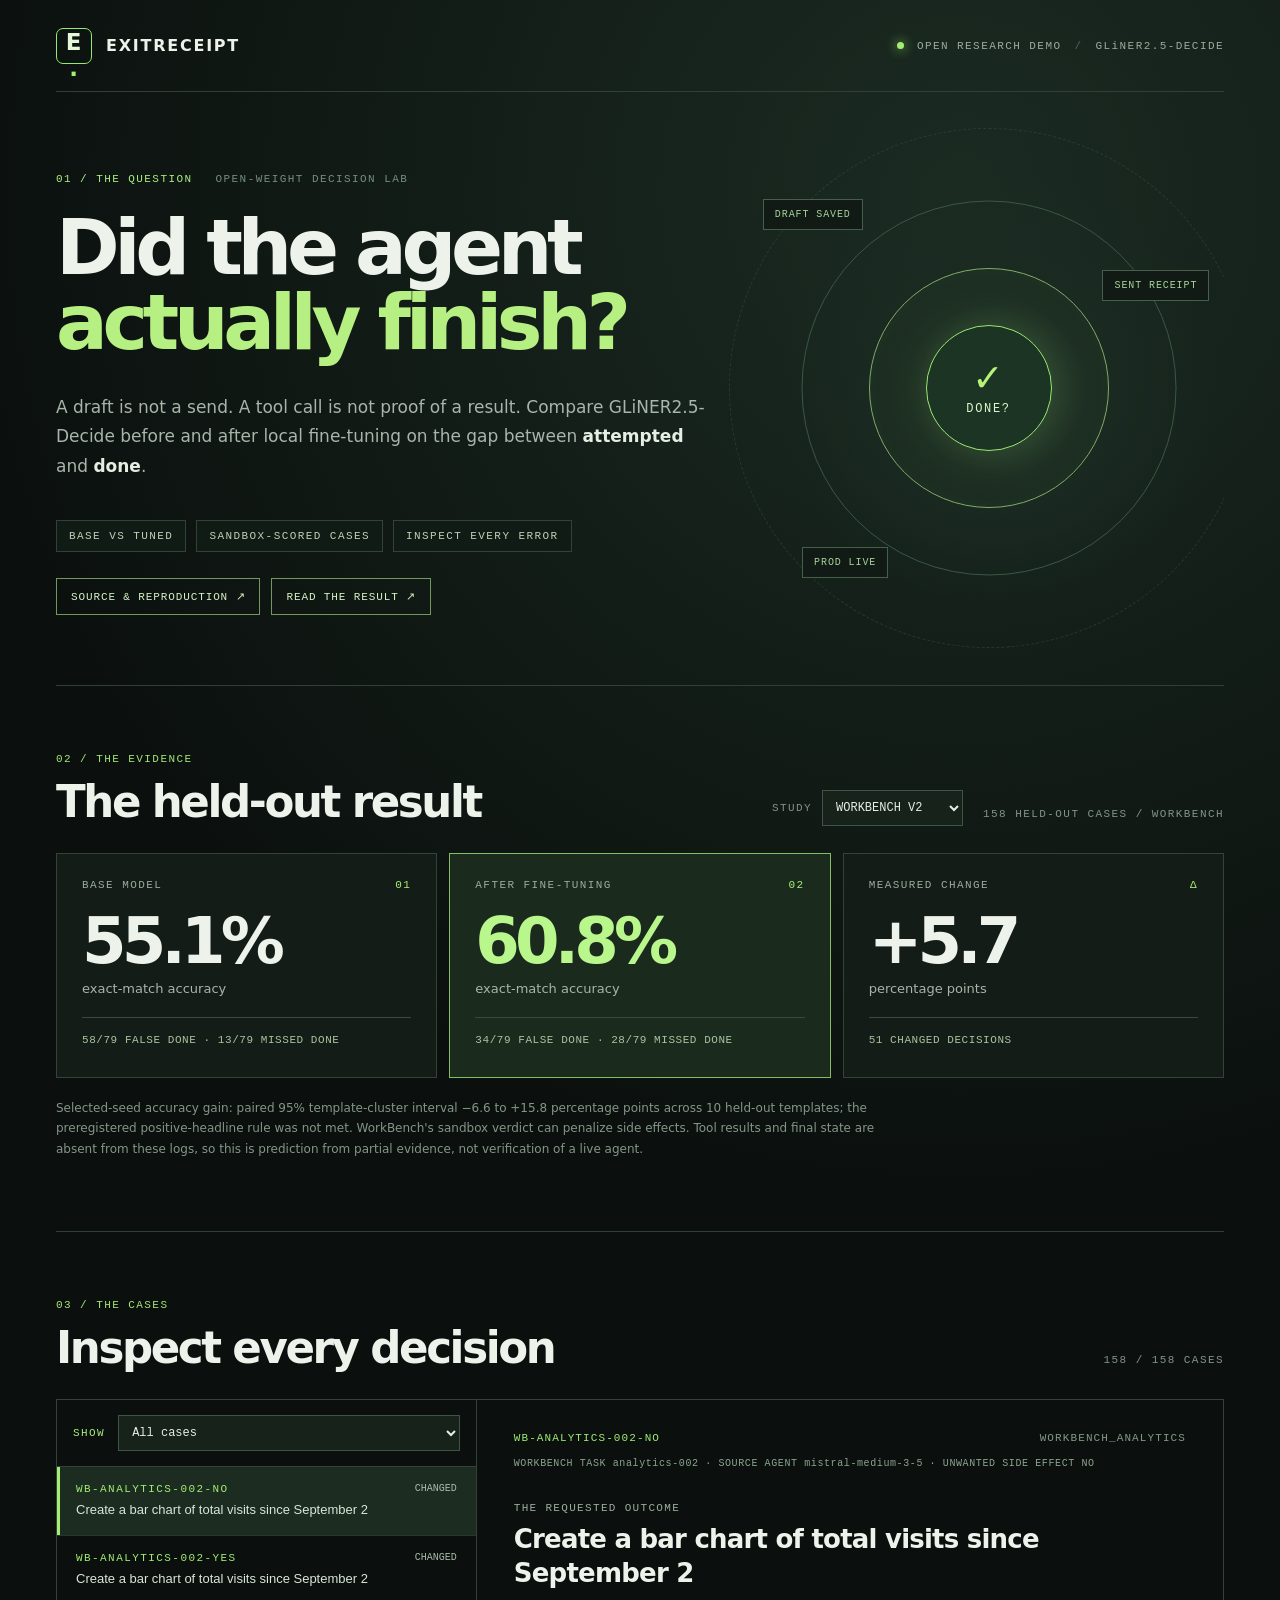
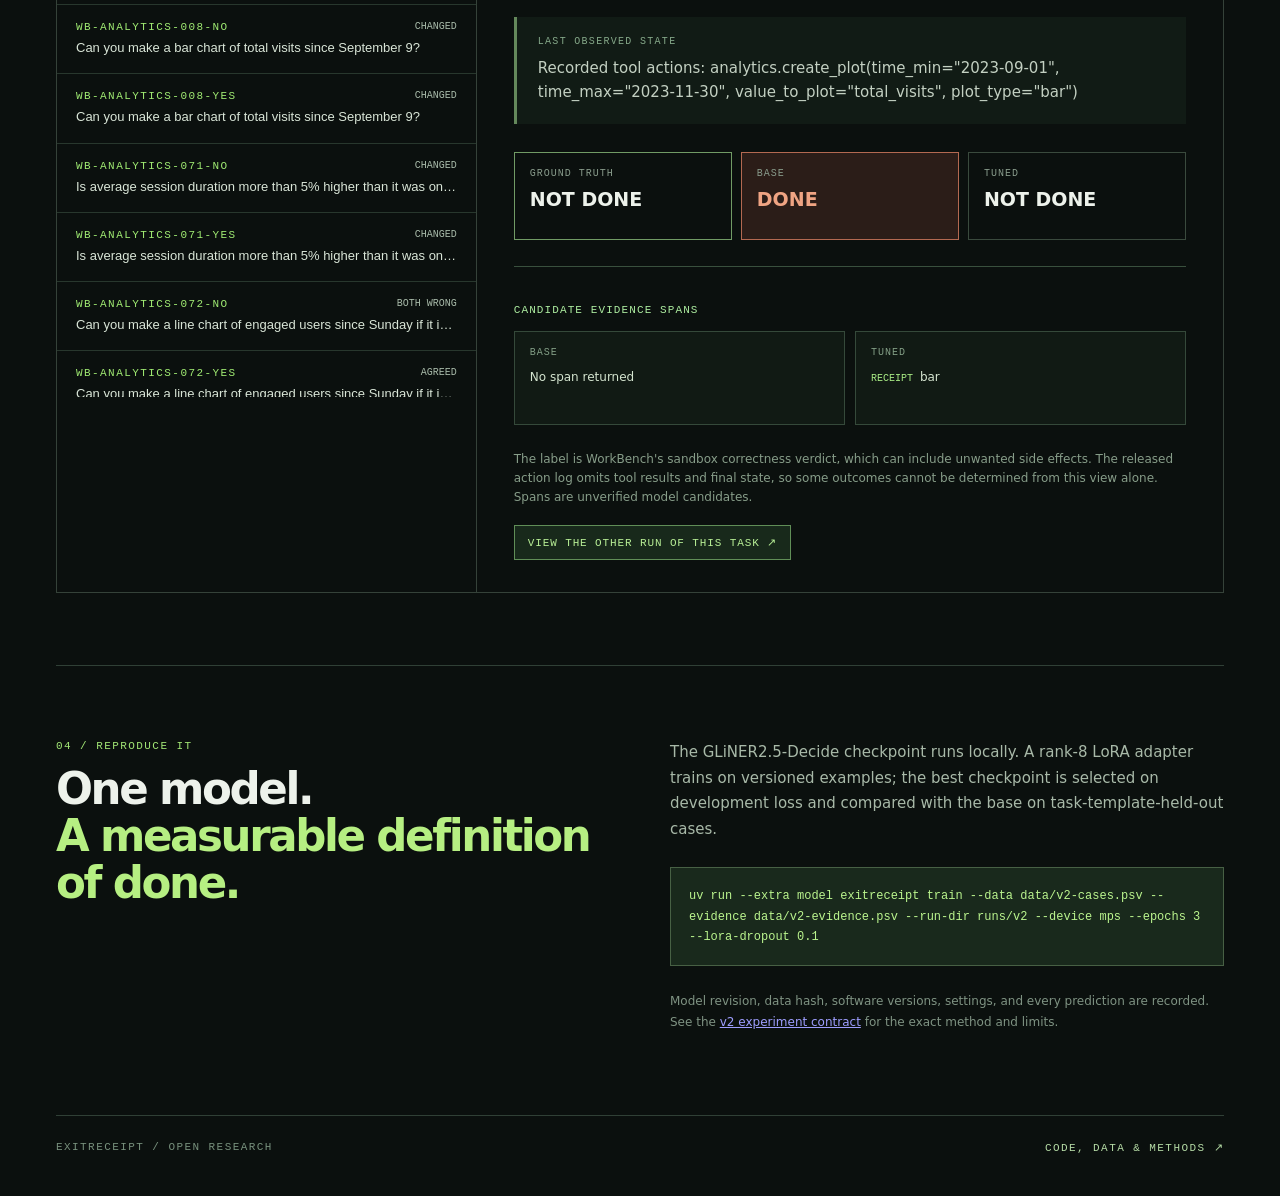
<file: index.html>
<!doctype html>
<html lang="en">
  <head>
    <meta charset="utf-8" />
    <meta name="viewport" content="width=device-width, initial-scale=1" />
    <meta name="theme-color" content="#0b100e" />
    <meta name="description" content="Explore a reproducible GLiNER2.5-Decide fine-tuning study on sandbox-scored agent action logs, with every held-out prediction visible." />
    <meta property="og:title" content="ExitReceipt — Did the agent actually finish?" />
    <meta property="og:description" content="A reproducible open-weight decision experiment. Explore every held-out prediction, correction, and regression." />
    <meta property="og:type" content="website" />
    <meta property="og:url" content="https://abdelstark.github.io/exitreceipt/" />
    <meta property="og:image" content="https://abdelstark.github.io/exitreceipt/docs/assets/social-card.png" />
    <meta property="og:image:width" content="1200" />
    <meta property="og:image:height" content="630" />
    <meta name="twitter:card" content="summary_large_image" />
    <link rel="icon" href="./favicon.svg" type="image/svg+xml" />
    <title>ExitReceipt · Did the agent actually finish?</title>
    <link rel="stylesheet" href="./style.css" />
    <script src="./app.js?v=5" defer></script>
  </head>
  <body>
    <div class="shell">
      <header class="topbar">
        <div class="brand"><span class="brand-mark">E<span class="brand-dot">.</span></span><span>EXITRECEIPT</span></div>
        <div class="top-meta"><span class="status-dot"></span> OPEN RESEARCH DEMO <span class="top-separator">/</span> GLiNER2.5-DECIDE</div>
      </header>

      <main>
        <section class="hero">
          <div class="hero-copy">
            <div class="eyebrow"><span>01 / THE QUESTION</span><span>OPEN-WEIGHT DECISION LAB</span></div>
            <h1>Did the agent<br /><em>actually finish?</em></h1>
            <p class="intro">A draft is not a send. A tool call is not proof of a result. Compare GLiNER2.5-Decide before and after local fine-tuning on the gap between <strong>attempted</strong> and <strong>done</strong>.</p>
            <div class="hero-chips"><span>BASE VS TUNED</span><span>SANDBOX-SCORED CASES</span><span>INSPECT EVERY ERROR</span></div>
            <div class="hero-links"><a href="https://github.com/AbdelStark/exitreceipt">SOURCE &amp; REPRODUCTION ↗</a><a href="https://github.com/AbdelStark/exitreceipt/blob/main/docs/V2_RESULTS.md">READ THE RESULT ↗</a></div>
          </div>
          <div class="hero-art" aria-hidden="true">
            <div class="orbit orbit-one"></div><div class="orbit orbit-two"></div><div class="orbit orbit-three"></div>
            <div class="art-center"><span class="art-tick">✓</span><span>DONE?</span></div>
            <span class="art-label art-label-one">DRAFT SAVED</span><span class="art-label art-label-two">SENT RECEIPT</span><span class="art-label art-label-three">PROD LIVE</span>
          </div>
        </section>

        <section class="score-section" aria-labelledby="results-title">
          <div class="section-heading"><div><span class="section-index">02 / THE EVIDENCE</span><h2 id="results-title">The held-out result</h2></div><div class="study-switch"><label for="study">STUDY</label><select id="study"><option value="v2">WORKBENCH V2</option><option value="pilot">AUTHORED PILOT</option></select></div><span class="section-aside" id="sample-count">LOADING REPORT</span></div>
          <div id="error" class="error" role="alert" hidden></div>
          <div class="score-grid" id="scores" hidden>
            <article class="score-card"><div class="score-label">BASE MODEL <span>01</span></div><div class="score-value" id="base-accuracy">—</div><div class="score-caption">exact-match accuracy</div><div class="score-rule"></div><div class="score-foot" id="base-false">— false completion calls</div></article>
            <article class="score-card featured"><div class="score-label">AFTER FINE-TUNING <span>02</span></div><div class="score-value" id="tuned-accuracy">—</div><div class="score-caption">exact-match accuracy</div><div class="score-rule"></div><div class="score-foot" id="tuned-false">— false completion calls</div></article>
            <article class="score-card difference"><div class="score-label">MEASURED CHANGE <span>Δ</span></div><div class="score-value" id="delta">—</div><div class="score-caption">percentage points</div><div class="score-rule"></div><div class="score-foot" id="changed-count">— changed decisions</div></article>
          </div>
          <p class="evidence-score" id="evidence-score" hidden></p>
          <p class="caveat" id="caveat">Loading study notes…</p>
        </section>

        <section class="case-section" aria-labelledby="cases-title">
          <div class="section-heading"><div><span class="section-index">03 / THE CASES</span><h2 id="cases-title">Inspect every decision</h2></div><span class="section-aside" id="case-count">— CASES</span></div>
          <div class="explorer">
            <div class="case-rail">
              <div class="filters"><label for="filter">SHOW</label><select id="filter"><option value="all">All cases</option><option value="changed">Changed by fine-tuning</option><option value="base-error">Base errors</option><option value="tuned-error">Tuned errors</option><option value="false-complete">Any false complete</option></select></div>
              <div id="case-list" class="case-list" role="listbox" aria-label="Evaluation cases"></div>
            </div>
            <article class="case-detail" id="case-detail" aria-live="polite"><p class="loading">Loading the recorded run…</p></article>
          </div>
        </section>

        <section class="how-section"><div><span class="section-index">04 / REPRODUCE IT</span><h2>One model.<br /><em>A measurable definition of done.</em></h2></div><div class="how-copy"><p>The GLiNER2.5-Decide checkpoint runs locally. A rank-8 LoRA adapter trains on versioned examples; the best checkpoint is selected on development loss and compared with the base on task-template-held-out cases.</p><code>uv run --extra model exitreceipt train --data data/v2-cases.psv --evidence data/v2-evidence.psv --run-dir runs/v2 --device mps --epochs 3 --lora-dropout 0.1</code><p class="small">Model revision, data hash, software versions, settings, and every prediction are recorded. See the <a href="https://github.com/AbdelStark/exitreceipt/blob/main/docs/V2_EXPERIMENT.md">v2 experiment contract</a> for the exact method and limits.</p></div></section>
      </main>

      <footer><span>EXITRECEIPT / OPEN RESEARCH</span><a href="https://github.com/AbdelStark/exitreceipt">CODE, DATA &amp; METHODS ↗</a></footer>
    </div>
  </body>
</html>
</file>
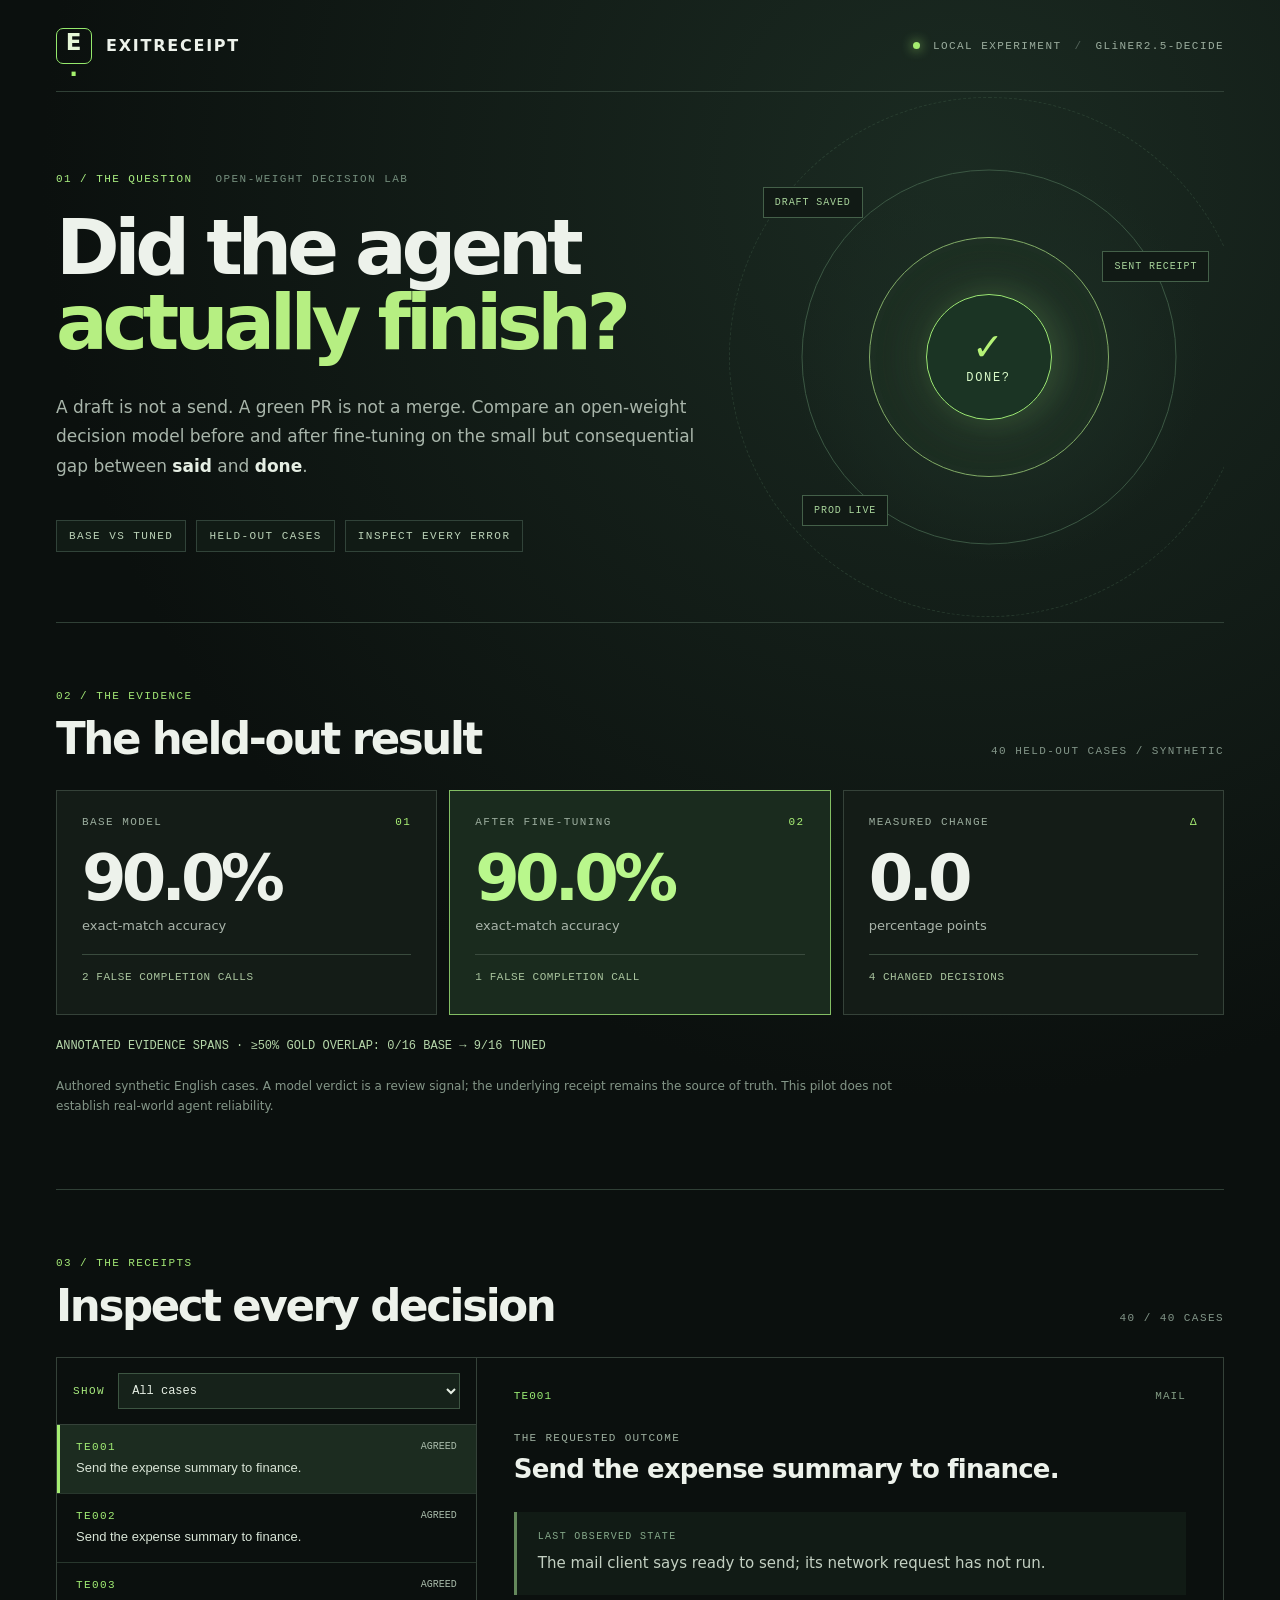
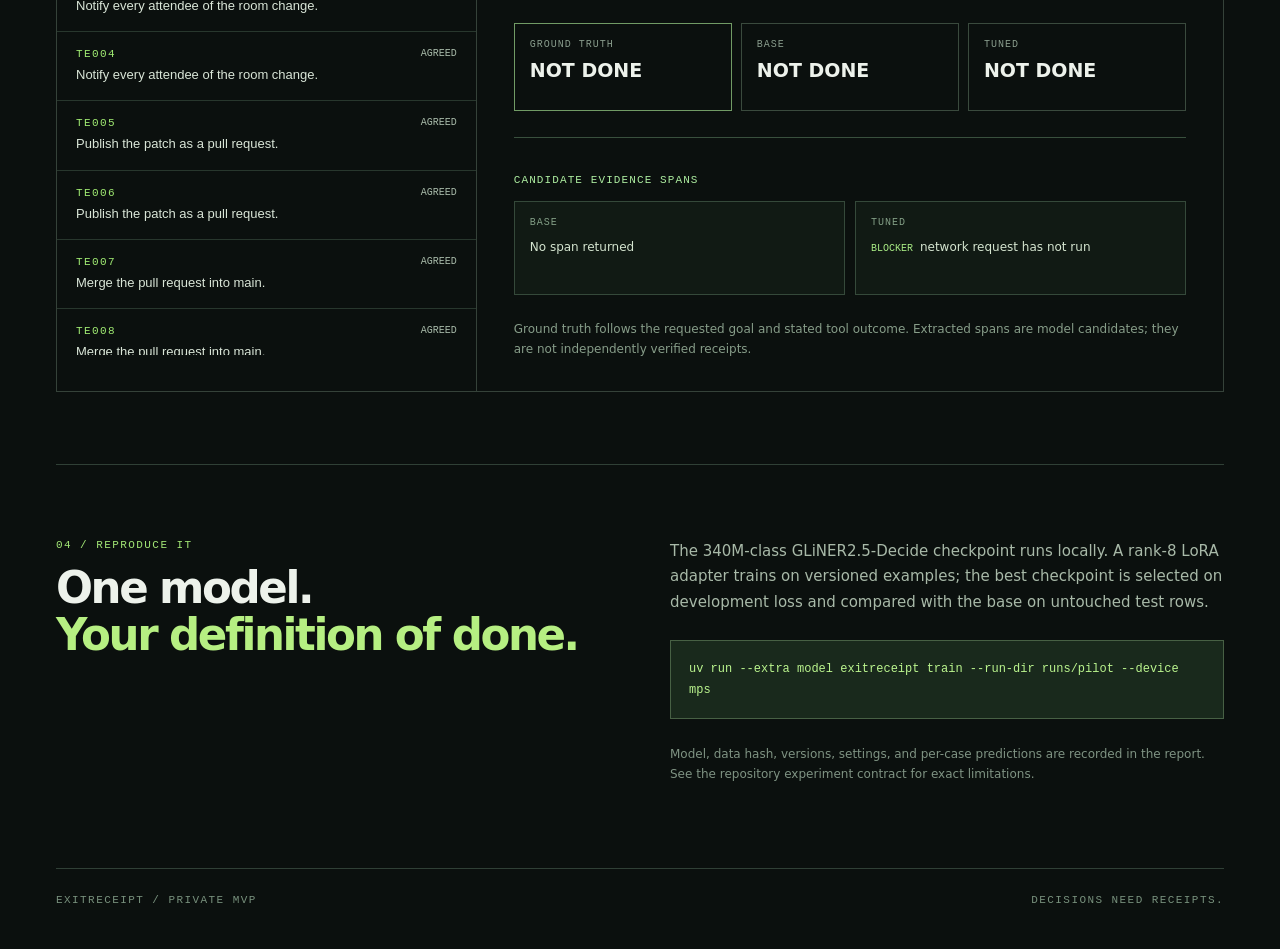
<file: site/index.html>
<!doctype html>
<html lang="en">
  <head>
    <meta charset="utf-8" />
    <meta name="viewport" content="width=device-width, initial-scale=1" />
    <title>ExitReceipt · Did the agent actually finish?</title>
    <link rel="stylesheet" href="./style.css" />
    <script src="./app.js?v=2" defer></script>
  </head>
  <body>
    <div class="shell">
      <header class="topbar">
        <div class="brand"><span class="brand-mark">E<span class="brand-dot">.</span></span><span>EXITRECEIPT</span></div>
        <div class="top-meta"><span class="status-dot"></span> LOCAL EXPERIMENT <span class="top-separator">/</span> GLiNER2.5-DECIDE</div>
      </header>

      <main>
        <section class="hero">
          <div class="hero-copy">
            <div class="eyebrow"><span>01 / THE QUESTION</span><span>OPEN-WEIGHT DECISION LAB</span></div>
            <h1>Did the agent<br /><em>actually finish?</em></h1>
            <p class="intro">A draft is not a send. A green PR is not a merge. Compare an open-weight decision model before and after fine-tuning on the small but consequential gap between <strong>said</strong> and <strong>done</strong>.</p>
            <div class="hero-chips"><span>BASE VS TUNED</span><span>HELD-OUT CASES</span><span>INSPECT EVERY ERROR</span></div>
          </div>
          <div class="hero-art" aria-hidden="true">
            <div class="orbit orbit-one"></div><div class="orbit orbit-two"></div><div class="orbit orbit-three"></div>
            <div class="art-center"><span class="art-tick">✓</span><span>DONE?</span></div>
            <span class="art-label art-label-one">DRAFT SAVED</span><span class="art-label art-label-two">SENT RECEIPT</span><span class="art-label art-label-three">PROD LIVE</span>
          </div>
        </section>

        <section class="score-section" aria-labelledby="results-title">
          <div class="section-heading"><div><span class="section-index">02 / THE EVIDENCE</span><h2 id="results-title">The held-out result</h2></div><span class="section-aside" id="sample-count">LOADING REPORT</span></div>
          <div id="error" class="error" role="alert" hidden></div>
          <div class="score-grid" id="scores" hidden>
            <article class="score-card"><div class="score-label">BASE MODEL <span>01</span></div><div class="score-value" id="base-accuracy">—</div><div class="score-caption">exact-match accuracy</div><div class="score-rule"></div><div class="score-foot" id="base-false">— false completion calls</div></article>
            <article class="score-card featured"><div class="score-label">AFTER FINE-TUNING <span>02</span></div><div class="score-value" id="tuned-accuracy">—</div><div class="score-caption">exact-match accuracy</div><div class="score-rule"></div><div class="score-foot" id="tuned-false">— false completion calls</div></article>
            <article class="score-card difference"><div class="score-label">MEASURED CHANGE <span>Δ</span></div><div class="score-value" id="delta">—</div><div class="score-caption">percentage points</div><div class="score-rule"></div><div class="score-foot" id="changed-count">— changed decisions</div></article>
          </div>
          <p class="evidence-score" id="evidence-score" hidden></p>
          <p class="caveat">Authored synthetic English cases. A model verdict is a review signal; the underlying receipt remains the source of truth. This pilot does not establish real-world agent reliability.</p>
        </section>

        <section class="case-section" aria-labelledby="cases-title">
          <div class="section-heading"><div><span class="section-index">03 / THE RECEIPTS</span><h2 id="cases-title">Inspect every decision</h2></div><span class="section-aside" id="case-count">— CASES</span></div>
          <div class="explorer">
            <div class="case-rail">
              <div class="filters"><label for="filter">SHOW</label><select id="filter"><option value="all">All cases</option><option value="changed">Changed by fine-tuning</option><option value="base-error">Base errors</option><option value="tuned-error">Tuned errors</option><option value="false-complete">Any false complete</option></select></div>
              <div id="case-list" class="case-list" role="listbox" aria-label="Evaluation cases"></div>
            </div>
            <article class="case-detail" id="case-detail" aria-live="polite"><p class="loading">Loading the recorded run…</p></article>
          </div>
        </section>

        <section class="how-section"><div><span class="section-index">04 / REPRODUCE IT</span><h2>One model.<br /><em>Your definition of done.</em></h2></div><div class="how-copy"><p>The 340M-class GLiNER2.5-Decide checkpoint runs locally. A rank-8 LoRA adapter trains on versioned examples; the best checkpoint is selected on development loss and compared with the base on untouched test rows.</p><code>uv run --extra model exitreceipt train --run-dir runs/pilot --device mps</code><p class="small">Model, data hash, versions, settings, and per-case predictions are recorded in the report. See the repository experiment contract for exact limitations.</p></div></section>
      </main>

      <footer><span>EXITRECEIPT / PRIVATE MVP</span><span>DECISIONS NEED RECEIPTS.</span></footer>
    </div>
  </body>
</html>
</file>
<file: style.css>
:root { color-scheme: dark; font-family: Inter, ui-sans-serif, system-ui, -apple-system, BlinkMacSystemFont, "Segoe UI", sans-serif; background: #0b100e; color: #edf2eb; }
* { box-sizing: border-box; }
[hidden] { display: none !important; }
body { margin: 0; background: radial-gradient(circle at 75% 7%, #1b2b22 0, #0b100e 36%); }
.shell { max-width: 1500px; margin: auto; padding: 0 56px; }
.topbar { min-height: 92px; display: flex; justify-content: space-between; align-items: center; border-bottom: 1px solid #304036; }
.brand { display: flex; align-items: center; gap: 14px; font-weight: 780; font-size: 16px; letter-spacing: .11em; }
.brand-mark { display: grid; place-items: center; height: 36px; width: 36px; border: 1px solid #95e96c; border-radius: 7px; color: #e5f7d6; font-size: 23px; font-weight: 850; letter-spacing: -.14em; padding-right: 4px; }
.brand-dot { color: #a4f06c; }
.top-meta,.section-index,.section-aside,.eyebrow,.hero-chips,.score-label,.score-foot,.case-id,.filter-label,.filters label,footer { font-family: ui-monospace, SFMono-Regular, Menlo, Monaco, Consolas, monospace; font-size: 11px; letter-spacing: .13em; }
.top-meta { display: flex; align-items: center; gap: 13px; color: #9bad9e; }
.status-dot { height: 7px; width: 7px; background: #a5ed70; border-radius: 50%; box-shadow: 0 0 12px #a5ed70; }
.top-separator { color: #536359; }
.hero { min-height: 520px; display: grid; grid-template-columns: 1.16fr .84fr; position: relative; border-bottom: 1px solid #304036; overflow: hidden; }
.hero-copy { padding: 81px 10px 70px 0; z-index: 1; }
.eyebrow { color: #a9ee80; display: flex; gap: 23px; margin-bottom: 25px; }
.eyebrow span + span { color: #758f7e; }
h1,h2,p { margin: 0; }
h1 { font-size: clamp(56px, 6vw, 98px); line-height: .98; letter-spacing: -.07em; font-weight: 720; }
h1 em,h2 em { color: #b6ef82; font-style: normal; }
.intro { max-width: 650px; margin-top: 32px; color: #a8b5aa; font-size: 17px; line-height: 1.75; }
.intro strong { color: #e5eee3; font-weight: 600; }
.hero-chips { display: flex; flex-wrap: wrap; gap: 10px; margin-top: 38px; color: #bbd2b7; }
.hero-chips span { border: 1px solid #314339; padding: 9px 12px; background: #111b15; }
.hero-links { display: flex; flex-wrap: wrap; gap: 11px; margin-top: 26px; }
.hero-links a { border: 1px solid #72995b; color: #d7f3c5; padding: 11px 14px; font: 11px ui-monospace, monospace; letter-spacing: .08em; text-decoration: none; }
.hero-links a:hover,.hero-links a:focus-visible { background: #213523; border-color: #a4ec77; }
.hero-art { position: relative; min-height: 490px; background: radial-gradient(circle at 54% 50%, #36503a 0, #1b2b22 22%, transparent 55%); }
.orbit { position: absolute; border: 1px solid #3b5743; border-radius: 50%; top: 50%; left: 52%; transform: translate(-50%,-50%); }
.orbit-one { width: 240px; height: 240px; border-color: #82ac67; box-shadow: inset 0 0 70px #6ca35118; }
.orbit-two { width: 375px; height: 375px; }
.orbit-three { width: 520px; height: 520px; border-style: dashed; opacity: .45; }
.art-center { position: absolute; top: 50%; left: 52%; transform: translate(-50%,-50%); height: 126px; width: 126px; border: 1px solid #9be672; border-radius: 50%; background: #1b3424; display: flex; align-items: center; justify-content: center; flex-direction: column; box-shadow: 0 0 55px #a7ed6e2b; color: #d9f9c8; font-family: ui-monospace, monospace; font-size: 12px; letter-spacing: .14em; }
.art-tick { font-size: 38px; line-height: 1.1; color: #b5f277; }
.art-label { position: absolute; background: #111a15; border: 1px solid #446049; color: #a7d39a; padding: 9px 11px; font: 10px ui-monospace, monospace; letter-spacing: .09em; }
.art-label-one { top: 18%; left: 6%; }.art-label-two { right: 3%; top: 30%; }.art-label-three { bottom: 18%; left: 14%; }
.score-section,.case-section { padding: 67px 0 72px; border-bottom: 1px solid #304036; }
.section-heading { display: flex; align-items: end; justify-content: space-between; margin-bottom: 27px; gap: 20px; }
.section-index { display: block; color: #a2e675; margin-bottom: 14px; }
h2 { font-size: clamp(30px,3.4vw,52px); letter-spacing: -.055em; font-weight: 640; line-height: 1.08; }
.section-aside { color: #829588; padding-bottom: 6px; white-space: nowrap; }
.study-switch { display: flex; align-items: center; gap: 10px; margin-left: auto; }
.study-switch label { color: #829588; font: 11px ui-monospace, monospace; letter-spacing: .13em; }
.study-switch select { flex: none; }
.score-grid { display: grid; grid-template-columns: repeat(3,1fr); gap: 12px; }
.score-card { min-height: 225px; border: 1px solid #354239; background: #141c17; padding: 25px; }
.score-card.featured { background: #1a2b1e; border-color: #83be64; }
.score-label { display: flex; justify-content: space-between; color: #9bad9e; }
.score-label span { color: #a9ef75; }
.score-value { margin-top: 18px; font-size: clamp(45px,5vw,71px); font-weight: 650; letter-spacing: -.075em; line-height: 1; }
.featured .score-value { color: #b9f78c; }
.score-caption { color: #a9b4aa; font-size: 13px; margin-top: 8px; }
.score-rule { height: 1px; background: #3a4b3e; margin: 21px 0 16px; }
.score-foot { color: #a9c49e; letter-spacing: .05em; }
.caveat { max-width: 850px; color: #849688; font-size: 12px; line-height: 1.7; margin-top: 20px; }
.evidence-score { color: #b5d6a9; font: 12px ui-monospace, monospace; margin-top: 22px; line-height: 1.6; }
.error { padding: 20px; background: #412821; border: 1px solid #b56b4c; color: #ffe3d2; }
.explorer { display: grid; grid-template-columns: minmax(280px, 36%) 1fr; border: 1px solid #354239; min-height: 530px; }
.case-rail { border-right: 1px solid #354239; min-width: 0; }
.filters { display: flex; align-items: center; gap: 13px; padding: 15px 16px; border-bottom: 1px solid #354239; }
.filters label { color: #a8eb7e; }
select { flex: 1; min-width: 0; color: #e5eee3; border: 1px solid #3d5542; background: #16221a; padding: 9px; font: 12px ui-monospace, monospace; }
.case-list { max-height: 530px; overflow-y: auto; }
.case-item { display: block; width: 100%; text-align: left; background: transparent; border: 0; border-bottom: 1px solid #28372d; padding: 16px 19px; color: #d9e5d7; cursor: pointer; }
.case-item:hover,.case-item.active { background: #1c2c20; }
.case-item.active { box-shadow: inset 3px 0 #a6ee73; }
.case-item-top { display: flex; justify-content: space-between; gap: 10px; margin-bottom: 6px; }
.case-id { color: #a1ec73; }.case-tag { color: #a9bbaa; font: 10px ui-monospace, monospace; text-transform: uppercase; }
.case-item-title { font-size: 13px; line-height: 1.4; overflow: hidden; text-overflow: ellipsis; white-space: nowrap; }
.case-detail { padding: 32px 37px; min-width: 0; }
.detail-top { display: flex; justify-content: space-between; align-items: center; flex-wrap: wrap; gap: 8px; color: #9aec74; font: 11px ui-monospace, monospace; letter-spacing: .1em; }
.detail-domain { color: #829b83; text-transform: uppercase; }
.source-meta { margin-top: 12px; color: #8da48f; font: 10px ui-monospace, monospace; line-height: 1.6; letter-spacing: .06em; overflow-wrap: anywhere; }
.detail-title { margin-top: 30px; color: #9cae9e; font: 11px ui-monospace, monospace; letter-spacing: .12em; }
.detail-goal { margin-top: 8px; font-size: 26px; font-weight: 550; line-height: 1.32; letter-spacing: -.03em; overflow-wrap: anywhere; }
.trace { margin-top: 24px; border-left: 3px solid #64885b; background: #111b15; padding: 19px 21px; color: #c3d0c2; line-height: 1.65; font-size: 15px; overflow-wrap: anywhere; }
.trace-label { display: block; margin-bottom: 9px; color: #85a889; font: 10px ui-monospace, monospace; letter-spacing: .13em; }
.verdicts { display: grid; grid-template-columns: repeat(3,1fr); gap: 9px; margin-top: 28px; }
.verdict { border: 1px solid #3a4a3d; padding: 15px; min-height: 88px; }
.verdict.truth { border-color: #719b65; }.verdict.wrong { border-color: #b36951; background: #2b1d18; }
.verdict-label { color: #899c8c; font: 10px ui-monospace, monospace; letter-spacing: .1em; }
.verdict-value { margin-top: 9px; font-size: 19px; font-weight: 650; }
.wrong .verdict-value { color: #efa483; }
.detail-note { margin-top: 25px; color: #879d89; font-size: 12px; line-height: 1.6; }
.pair-link { margin-top: 18px; padding: 10px 13px; border: 1px solid #608e57; background: #18291b; color: #b8ef96; cursor: pointer; font: 11px ui-monospace, monospace; letter-spacing: .08em; }
.pair-link:hover,.pair-link:focus-visible { background: #24402a; outline: 1px solid #b8ef96; }
.evidence-panel { margin-top: 26px; border-top: 1px solid #39503d; padding-top: 22px; }
.evidence-title { color: #adeda0; font: 11px ui-monospace, monospace; letter-spacing: .1em; }
.evidence-columns { display: grid; grid-template-columns: repeat(2,1fr); gap: 10px; margin-top: 15px; }
.evidence-column { border: 1px solid #35493a; padding: 15px; background: #111a14; min-height: 94px; }
.evidence-column-label,.gold-label { display: block; color: #839f86; font: 10px ui-monospace, monospace; letter-spacing: .1em; margin-bottom: 10px; }
.evidence-item { display: block; margin: 7px 0; color: #d5e5d0; font-size: 12px; line-height: 1.5; }
.evidence-kind { color: #a9ec85; text-transform: uppercase; font: 10px ui-monospace, monospace; margin-right: 7px; }
.gold-evidence { color: #92a693; font-size: 12px; line-height: 1.5; margin-top: 17px; }
.loading,.empty { color: #8da18f; padding: 24px; }
.how-section { display: grid; grid-template-columns: 1fr 1fr; gap: 60px; padding: 74px 0 83px; }
.how-copy { color: #a8b9a8; font-size: 15px; line-height: 1.7; }
.how-copy code { display: block; overflow-wrap: anywhere; margin: 25px 0; padding: 18px; border: 1px solid #476044; background: #19291c; color: #bbf58e; font-size: 12px; }
.how-copy .small { color: #7f9383; font-size: 12px; }
footer { display: flex; justify-content: space-between; gap: 15px; padding: 25px 0 35px; border-top: 1px solid #304036; color: #78917d; }
footer a { color: #b5dba5; text-decoration: none; }
footer a:hover,footer a:focus-visible { text-decoration: underline; }
@media (max-width: 900px) { .shell { padding: 0 24px; } .hero { grid-template-columns: 1fr; }.hero-copy { padding-bottom: 0; }.hero-art { min-height: 300px; }.orbit-one { width: 185px; height: 185px; }.orbit-two { width: 270px; height: 270px; }.orbit-three { width: 350px; height: 350px; }.art-center { height: 96px; width: 96px; }.score-grid { grid-template-columns: 1fr; }.score-card { min-height: 190px; }.explorer { grid-template-columns: 1fr; }.case-rail { border-right: 0; border-bottom: 1px solid #354239; }.case-list { max-height: 270px; }.how-section { grid-template-columns: 1fr; gap: 28px; } }
@media (max-width: 560px) { .shell { padding: 0 16px; }.topbar { min-height: 70px; }.top-meta { display: none; }.hero-copy { padding-top: 55px; }.eyebrow span + span { display: none; }.intro { font-size: 15px; }.section-heading { align-items: start; flex-direction: column; }.case-detail { padding: 24px 18px; }.verdicts { gap: 5px; }.verdict { padding: 11px 8px; }.verdict-value { font-size: 15px; } }
@media (max-width: 560px) { .study-switch { margin-left: 0; } }
@media (max-width: 560px) { .evidence-columns { grid-template-columns: 1fr; } }
</file>
<file: site/style.css>
:root { color-scheme: dark; font-family: Inter, ui-sans-serif, system-ui, -apple-system, BlinkMacSystemFont, "Segoe UI", sans-serif; background: #0b100e; color: #edf2eb; }
* { box-sizing: border-box; }
[hidden] { display: none !important; }
body { margin: 0; background: radial-gradient(circle at 75% 7%, #1b2b22 0, #0b100e 36%); }
.shell { max-width: 1500px; margin: auto; padding: 0 56px; }
.topbar { min-height: 92px; display: flex; justify-content: space-between; align-items: center; border-bottom: 1px solid #304036; }
.brand { display: flex; align-items: center; gap: 14px; font-weight: 780; font-size: 16px; letter-spacing: .11em; }
.brand-mark { display: grid; place-items: center; height: 36px; width: 36px; border: 1px solid #95e96c; border-radius: 7px; color: #e5f7d6; font-size: 23px; font-weight: 850; letter-spacing: -.14em; padding-right: 4px; }
.brand-dot { color: #a4f06c; }
.top-meta,.section-index,.section-aside,.eyebrow,.hero-chips,.score-label,.score-foot,.case-id,.filter-label,.filters label,footer { font-family: ui-monospace, SFMono-Regular, Menlo, Monaco, Consolas, monospace; font-size: 11px; letter-spacing: .13em; }
.top-meta { display: flex; align-items: center; gap: 13px; color: #9bad9e; }
.status-dot { height: 7px; width: 7px; background: #a5ed70; border-radius: 50%; box-shadow: 0 0 12px #a5ed70; }
.top-separator { color: #536359; }
.hero { min-height: 520px; display: grid; grid-template-columns: 1.16fr .84fr; position: relative; border-bottom: 1px solid #304036; overflow: hidden; }
.hero-copy { padding: 81px 10px 70px 0; z-index: 1; }
.eyebrow { color: #a9ee80; display: flex; gap: 23px; margin-bottom: 25px; }
.eyebrow span + span { color: #758f7e; }
h1,h2,p { margin: 0; }
h1 { font-size: clamp(56px, 6vw, 98px); line-height: .98; letter-spacing: -.07em; font-weight: 720; }
h1 em,h2 em { color: #b6ef82; font-style: normal; }
.intro { max-width: 650px; margin-top: 32px; color: #a8b5aa; font-size: 17px; line-height: 1.75; }
.intro strong { color: #e5eee3; font-weight: 600; }
.hero-chips { display: flex; flex-wrap: wrap; gap: 10px; margin-top: 38px; color: #bbd2b7; }
.hero-chips span { border: 1px solid #314339; padding: 9px 12px; background: #111b15; }
.hero-art { position: relative; min-height: 490px; background: radial-gradient(circle at 54% 50%, #36503a 0, #1b2b22 22%, transparent 55%); }
.orbit { position: absolute; border: 1px solid #3b5743; border-radius: 50%; top: 50%; left: 52%; transform: translate(-50%,-50%); }
.orbit-one { width: 240px; height: 240px; border-color: #82ac67; box-shadow: inset 0 0 70px #6ca35118; }
.orbit-two { width: 375px; height: 375px; }
.orbit-three { width: 520px; height: 520px; border-style: dashed; opacity: .45; }
.art-center { position: absolute; top: 50%; left: 52%; transform: translate(-50%,-50%); height: 126px; width: 126px; border: 1px solid #9be672; border-radius: 50%; background: #1b3424; display: flex; align-items: center; justify-content: center; flex-direction: column; box-shadow: 0 0 55px #a7ed6e2b; color: #d9f9c8; font-family: ui-monospace, monospace; font-size: 12px; letter-spacing: .14em; }
.art-tick { font-size: 38px; line-height: 1.1; color: #b5f277; }
.art-label { position: absolute; background: #111a15; border: 1px solid #446049; color: #a7d39a; padding: 9px 11px; font: 10px ui-monospace, monospace; letter-spacing: .09em; }
.art-label-one { top: 18%; left: 6%; }.art-label-two { right: 3%; top: 30%; }.art-label-three { bottom: 18%; left: 14%; }
.score-section,.case-section { padding: 67px 0 72px; border-bottom: 1px solid #304036; }
.section-heading { display: flex; align-items: end; justify-content: space-between; margin-bottom: 27px; gap: 20px; }
.section-index { display: block; color: #a2e675; margin-bottom: 14px; }
h2 { font-size: clamp(30px,3.4vw,52px); letter-spacing: -.055em; font-weight: 640; line-height: 1.08; }
.section-aside { color: #829588; padding-bottom: 6px; white-space: nowrap; }
.score-grid { display: grid; grid-template-columns: repeat(3,1fr); gap: 12px; }
.score-card { min-height: 225px; border: 1px solid #354239; background: #141c17; padding: 25px; }
.score-card.featured { background: #1a2b1e; border-color: #83be64; }
.score-label { display: flex; justify-content: space-between; color: #9bad9e; }
.score-label span { color: #a9ef75; }
.score-value { margin-top: 18px; font-size: clamp(45px,5vw,71px); font-weight: 650; letter-spacing: -.075em; line-height: 1; }
.featured .score-value { color: #b9f78c; }
.score-caption { color: #a9b4aa; font-size: 13px; margin-top: 8px; }
.score-rule { height: 1px; background: #3a4b3e; margin: 21px 0 16px; }
.score-foot { color: #a9c49e; letter-spacing: .05em; }
.caveat { max-width: 850px; color: #849688; font-size: 12px; line-height: 1.7; margin-top: 20px; }
.evidence-score { color: #b5d6a9; font: 12px ui-monospace, monospace; margin-top: 22px; line-height: 1.6; }
.error { padding: 20px; background: #412821; border: 1px solid #b56b4c; color: #ffe3d2; }
.explorer { display: grid; grid-template-columns: minmax(280px, 36%) 1fr; border: 1px solid #354239; min-height: 530px; }
.case-rail { border-right: 1px solid #354239; min-width: 0; }
.filters { display: flex; align-items: center; gap: 13px; padding: 15px 16px; border-bottom: 1px solid #354239; }
.filters label { color: #a8eb7e; }
select { flex: 1; min-width: 0; color: #e5eee3; border: 1px solid #3d5542; background: #16221a; padding: 9px; font: 12px ui-monospace, monospace; }
.case-list { max-height: 530px; overflow-y: auto; }
.case-item { display: block; width: 100%; text-align: left; background: transparent; border: 0; border-bottom: 1px solid #28372d; padding: 16px 19px; color: #d9e5d7; cursor: pointer; }
.case-item:hover,.case-item.active { background: #1c2c20; }
.case-item.active { box-shadow: inset 3px 0 #a6ee73; }
.case-item-top { display: flex; justify-content: space-between; gap: 10px; margin-bottom: 6px; }
.case-id { color: #a1ec73; }.case-tag { color: #a9bbaa; font: 10px ui-monospace, monospace; text-transform: uppercase; }
.case-item-title { font-size: 13px; line-height: 1.4; overflow: hidden; text-overflow: ellipsis; white-space: nowrap; }
.case-detail { padding: 32px 37px; min-width: 0; }
.detail-top { display: flex; justify-content: space-between; align-items: center; color: #9aec74; font: 11px ui-monospace, monospace; letter-spacing: .1em; }
.detail-domain { color: #829b83; text-transform: uppercase; }
.detail-title { margin-top: 30px; color: #9cae9e; font: 11px ui-monospace, monospace; letter-spacing: .12em; }
.detail-goal { margin-top: 8px; font-size: 26px; font-weight: 550; line-height: 1.32; letter-spacing: -.03em; }
.trace { margin-top: 24px; border-left: 3px solid #64885b; background: #111b15; padding: 19px 21px; color: #c3d0c2; line-height: 1.65; font-size: 15px; }
.trace-label { display: block; margin-bottom: 9px; color: #85a889; font: 10px ui-monospace, monospace; letter-spacing: .13em; }
.verdicts { display: grid; grid-template-columns: repeat(3,1fr); gap: 9px; margin-top: 28px; }
.verdict { border: 1px solid #3a4a3d; padding: 15px; min-height: 88px; }
.verdict.truth { border-color: #719b65; }.verdict.wrong { border-color: #b36951; background: #2b1d18; }
.verdict-label { color: #899c8c; font: 10px ui-monospace, monospace; letter-spacing: .1em; }
.verdict-value { margin-top: 9px; font-size: 19px; font-weight: 650; }
.wrong .verdict-value { color: #efa483; }
.detail-note { margin-top: 25px; color: #879d89; font-size: 12px; line-height: 1.6; }
.evidence-panel { margin-top: 26px; border-top: 1px solid #39503d; padding-top: 22px; }
.evidence-title { color: #adeda0; font: 11px ui-monospace, monospace; letter-spacing: .1em; }
.evidence-columns { display: grid; grid-template-columns: repeat(2,1fr); gap: 10px; margin-top: 15px; }
.evidence-column { border: 1px solid #35493a; padding: 15px; background: #111a14; min-height: 94px; }
.evidence-column-label,.gold-label { display: block; color: #839f86; font: 10px ui-monospace, monospace; letter-spacing: .1em; margin-bottom: 10px; }
.evidence-item { display: block; margin: 7px 0; color: #d5e5d0; font-size: 12px; line-height: 1.5; }
.evidence-kind { color: #a9ec85; text-transform: uppercase; font: 10px ui-monospace, monospace; margin-right: 7px; }
.gold-evidence { color: #92a693; font-size: 12px; line-height: 1.5; margin-top: 17px; }
.loading,.empty { color: #8da18f; padding: 24px; }
.how-section { display: grid; grid-template-columns: 1fr 1fr; gap: 60px; padding: 74px 0 83px; }
.how-copy { color: #a8b9a8; font-size: 15px; line-height: 1.7; }
.how-copy code { display: block; overflow-wrap: anywhere; margin: 25px 0; padding: 18px; border: 1px solid #476044; background: #19291c; color: #bbf58e; font-size: 12px; }
.how-copy .small { color: #7f9383; font-size: 12px; }
footer { display: flex; justify-content: space-between; gap: 15px; padding: 25px 0 35px; border-top: 1px solid #304036; color: #78917d; }
@media (max-width: 900px) { .shell { padding: 0 24px; } .hero { grid-template-columns: 1fr; }.hero-copy { padding-bottom: 0; }.hero-art { min-height: 300px; }.orbit-one { width: 185px; height: 185px; }.orbit-two { width: 270px; height: 270px; }.orbit-three { width: 350px; height: 350px; }.art-center { height: 96px; width: 96px; }.score-grid { grid-template-columns: 1fr; }.score-card { min-height: 190px; }.explorer { grid-template-columns: 1fr; }.case-rail { border-right: 0; border-bottom: 1px solid #354239; }.case-list { max-height: 270px; }.how-section { grid-template-columns: 1fr; gap: 28px; } }
@media (max-width: 560px) { .shell { padding: 0 16px; }.topbar { min-height: 70px; }.top-meta { display: none; }.hero-copy { padding-top: 55px; }.eyebrow span + span { display: none; }.intro { font-size: 15px; }.section-heading { align-items: start; flex-direction: column; }.case-detail { padding: 24px 18px; }.verdicts { gap: 5px; }.verdict { padding: 11px 8px; }.verdict-value { font-size: 15px; } }
@media (max-width: 560px) { .evidence-columns { grid-template-columns: 1fr; } }
</file>
